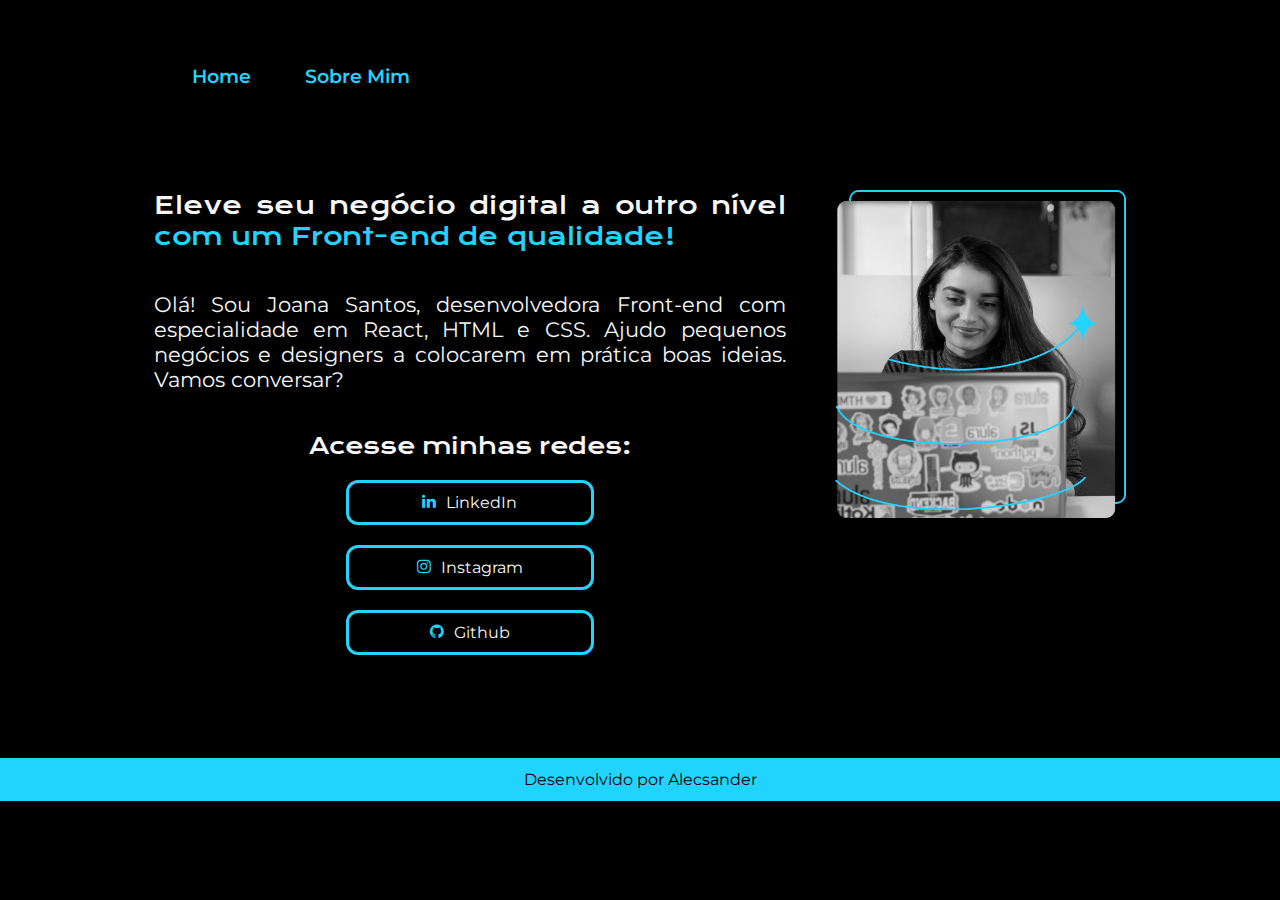
<file: estudos-curso-alura/index.html>
<!DOCTYPE html>
<html lang="pt-br">
<head>
    <meta charset="UTF-8">
    <meta http-equiv="X-UA-Compatible" content="IE=edge">
    <meta name="viewport" content="width=device-width, initial-scale=1.0">
    <link rel="stylesheet" href="styles/style.css">
    <link rel="stylesheet" href="https://cdnjs.cloudflare.com/ajax/libs/font-awesome/4.7.0/css/font-awesome.min.css">
    <title>Portfólio</title>
</head>
<body>
    <header class="cabecalho">
        <nav class="cabecalho__menu">
            <a class="cabecalho__menu__links" href="index.html">Home</a>
            <a class="cabecalho__menu__links" href="about.html">Sobre Mim</a>
        </nav>
    </header>
    <main class="apresentacao">
        <section class="apresentacao__texto">
            <h1 class="apresentacao__texto__titulo">Eleve seu negócio digital a outro nível <strong class="titulo-destaque">com um Front-end de qualidade!</strong></h1>
            <p class="apresentacao__texto__descricao">Olá! Sou Joana Santos, desenvolvedora Front-end com especialidade em React, HTML e CSS. Ajudo pequenos negócios e designers a colocarem em prática boas ideias. Vamos conversar?</p>
            <div class="apresentacao__texto__botao">
                <h2 class="apresentacao__texto__botao__titulo">Acesse minhas redes:</h2>
                <a class="apresentacao__texto__botao__links" href="https://linkedin.com/"><i class="fa fa-linkedin titulo-destaque"></i>LinkedIn</a>
                <a class="apresentacao__texto__botao__links" href="https://instagram.com/"><i class="fa fa-instagram titulo-destaque"></i>Instagram</a>
                <a class="apresentacao__texto__botao__links" href="https://github.com/"><i class="fa fa-github titulo-destaque"></i>Github</a>
            </div>
        </section>
        <img src="assets/imagem.png" alt="Foto de desenvolvedora usando laptop" class="apresentacao__imagem">
    </main>
    <footer class="rodape">
        <p>Desenvolvido por Alecsander</p>
    </footer>
</body>
</html>
</file>
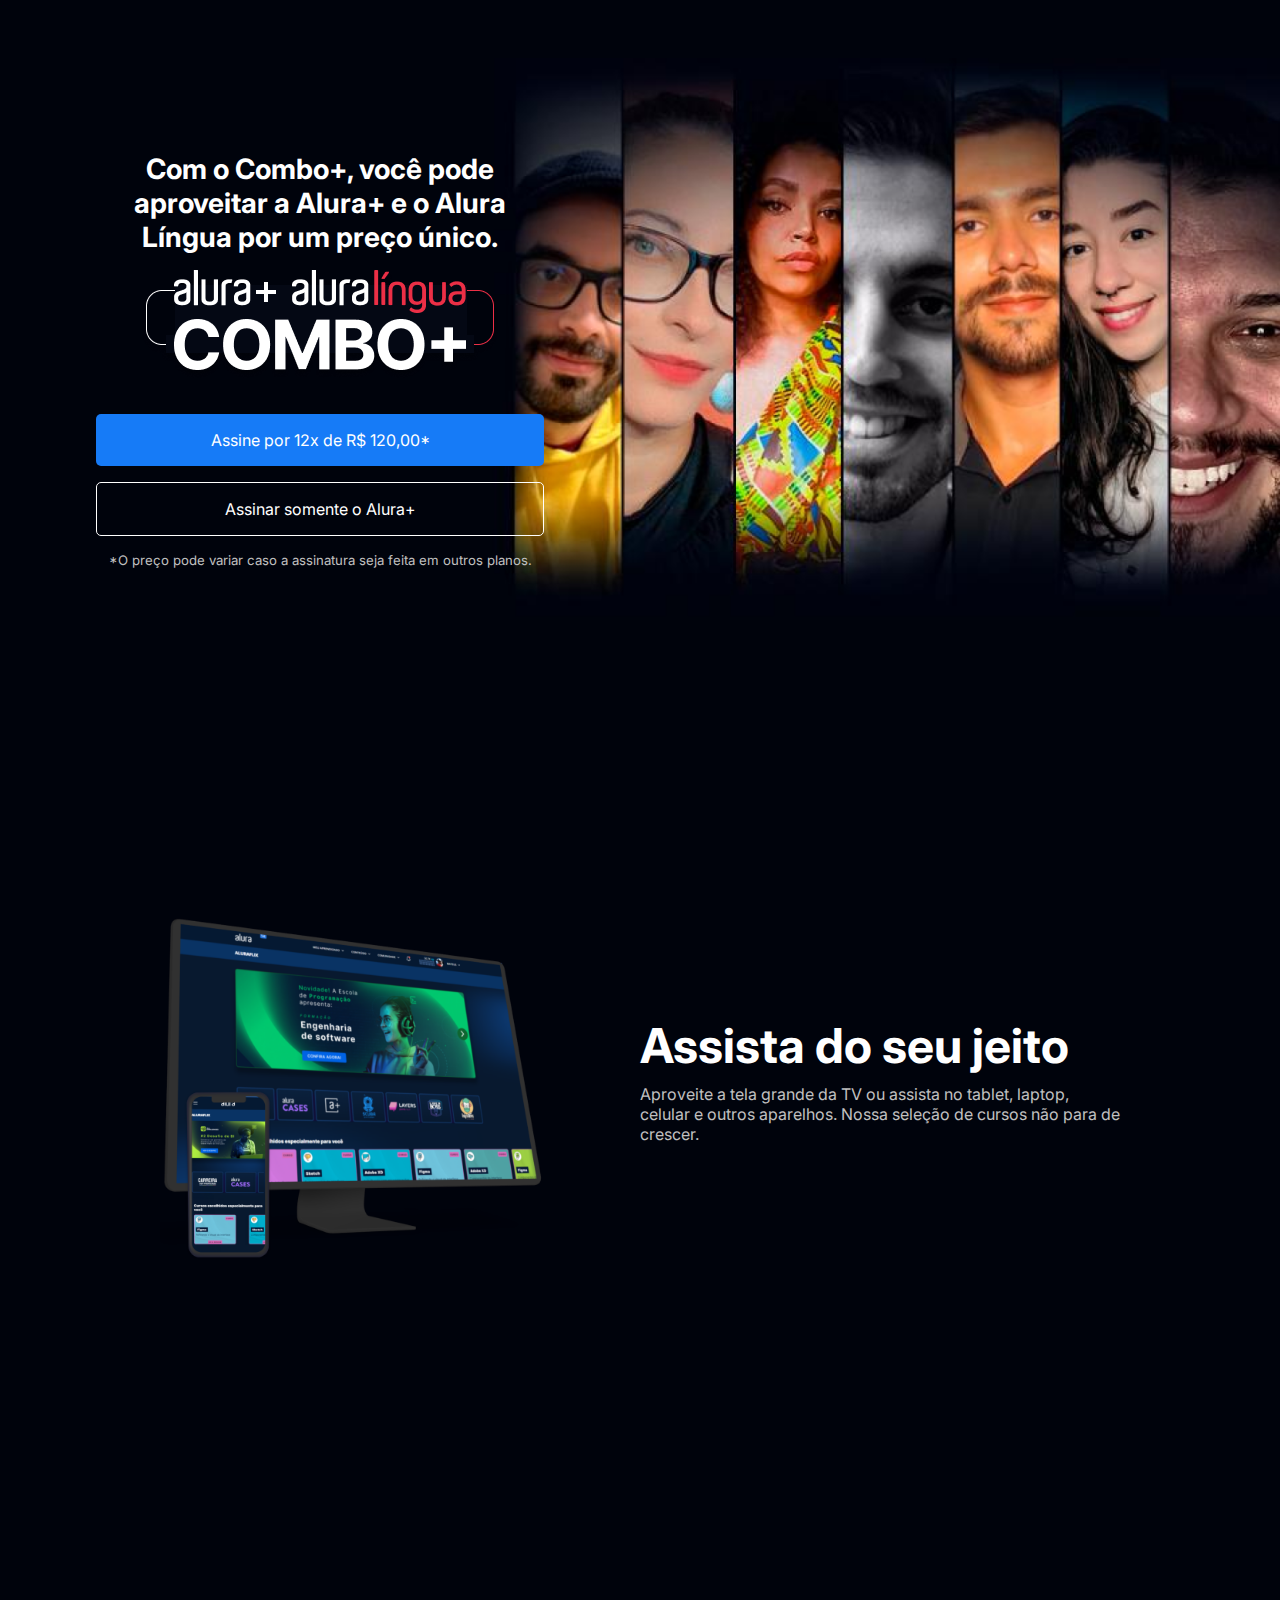
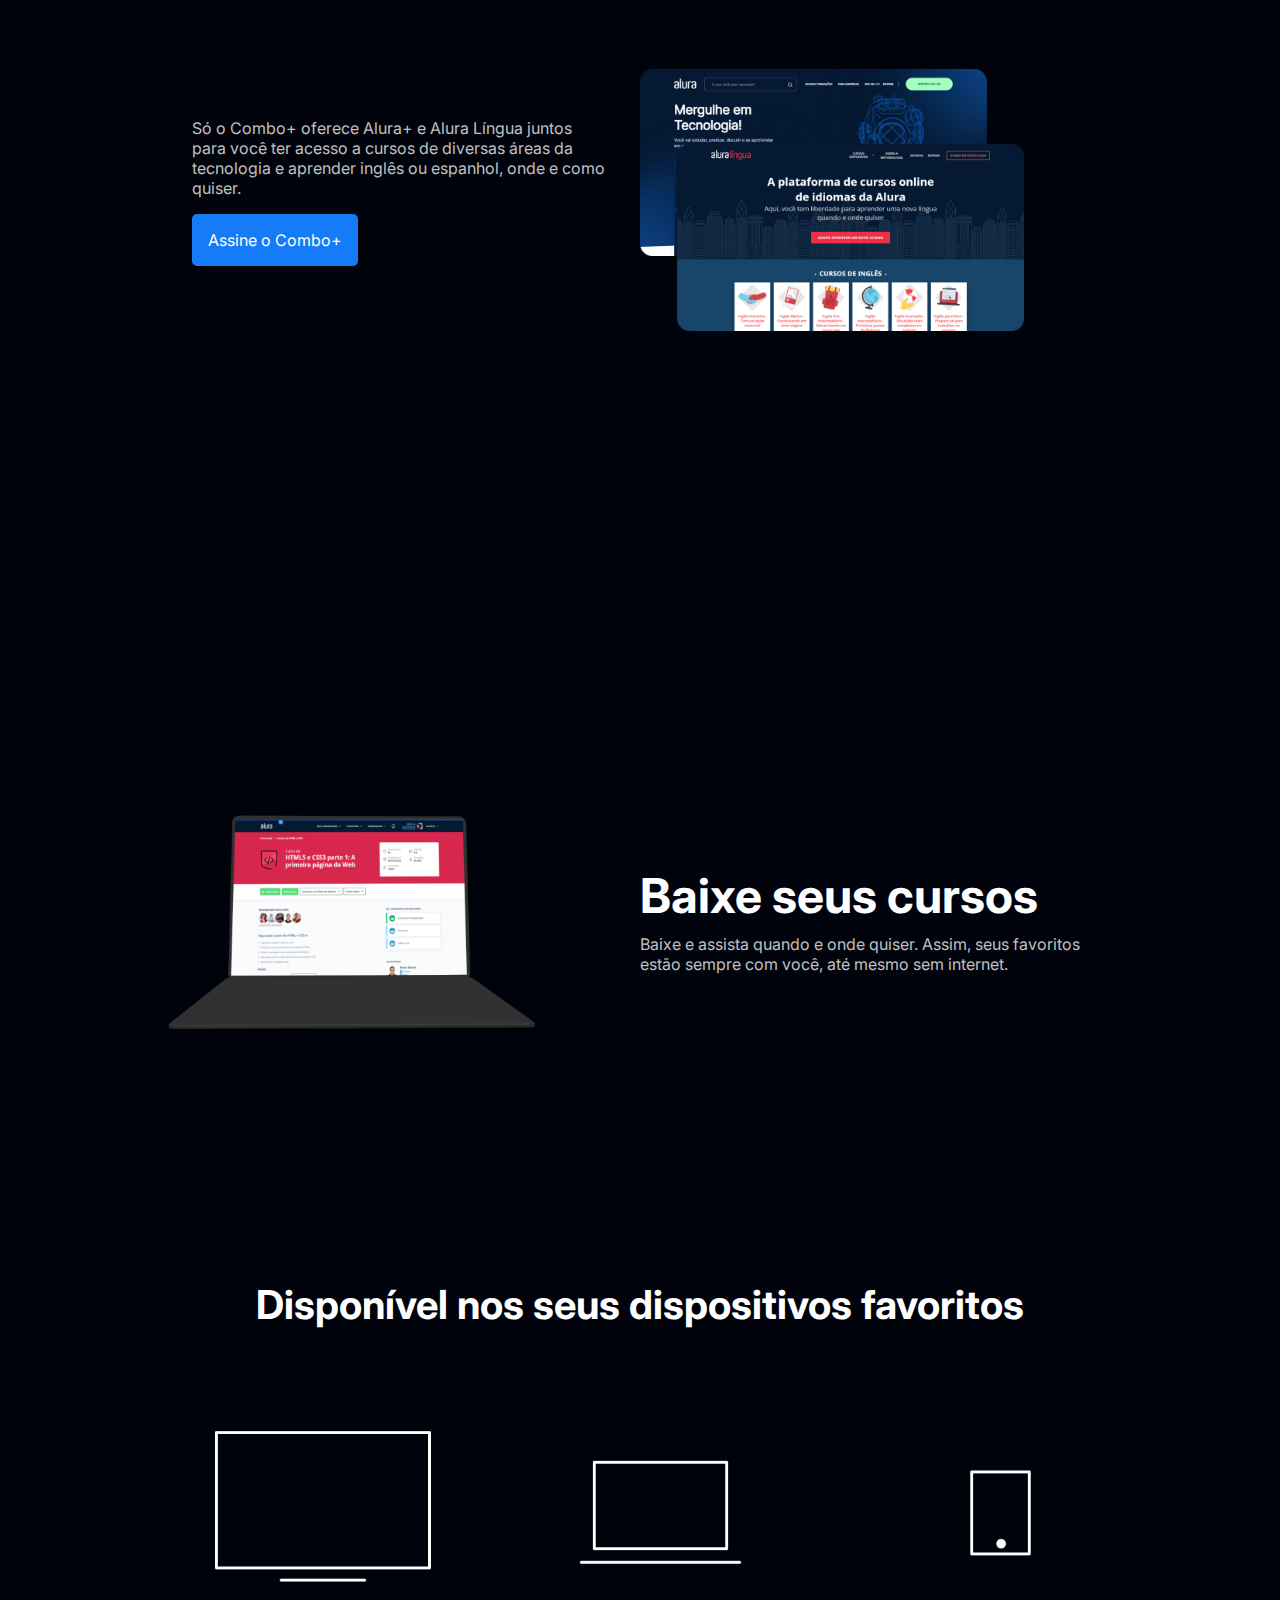
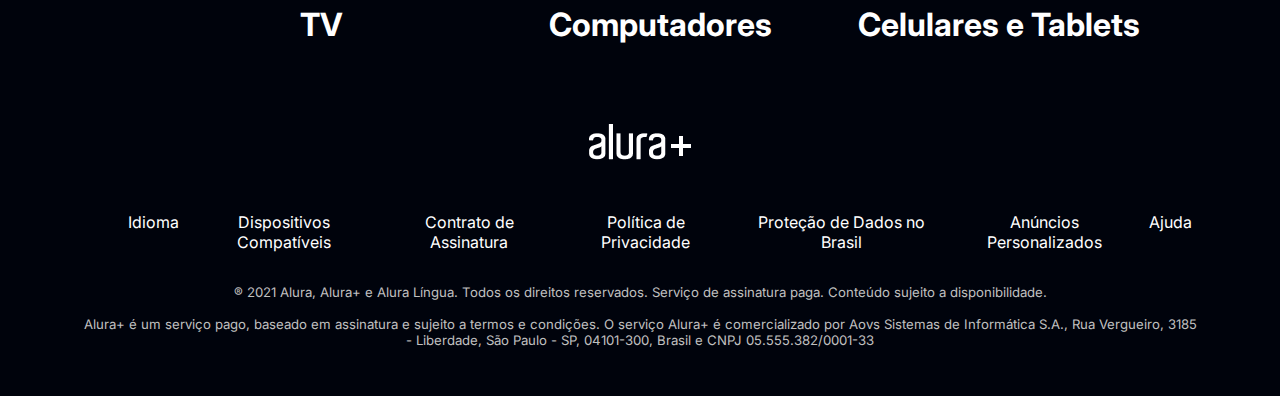
<file: praticando-HTML-CSS/index.html>
<!DOCTYPE html>
<html lang="pt-br">
<head>
    <meta charset="UTF-8">
    <meta http-equiv="X-UA-Compatible" content="IE=edge">
    <meta name="viewport" content="width=device-width, initial-scale=1.0">
    <title>Alura Plus</title>
    <link rel="stylesheet" href="./assets/styles/style.css">
</head>
<body>
    <section class="container principal">
        <div class="container__caixa">
            <h1 class="container__titulo">Com o Combo+, você pode aproveitar a Alura+ e o Alura Língua por um preço único.</h1>
            <img src="./assets/img/Combo.png" alt="O alura combo é a junção do alura+ mais o alura língua" class="container__imagem">
            <a href="" class="container__botao">Assine por 12x de R$ 120,00*</a>
            <a href="" class="container__botao botao_secundario">Assinar somente o Alura+</a>
            <p class="container__rodape">*O preço pode variar caso a assinatura seja feita em outros planos.</p>
        </div>
    </section>
    <section class="container secundario">
        <img src="./assets/img/Plataformas.png" alt="Um monitor e celular com o alura plus aberto" class="imagem__secundaria">
        <div class="">
            <h2 class="container__titulo__secundario">Assista do seu jeito</h2>
            <p class="container__texto">Aproveite a tela grande da TV ou assista no tablet, laptop, celular e outros aparelhos. Nossa seleção de cursos não para de crescer.</p>
        </div>
    </section>
    <section class="container secundario">
        <div class="container__descricao">
            <p class="container__texto">Só o Combo+ oferece Alura+ e Alura Língua juntos para você ter acesso a cursos de diversas áreas da tecnologia e aprender inglês ou espanhol, onde e como quiser.</p>
            <a href="" class="container__botao secundario__botao">Assine o Combo+</a>
        </div>
        <img src="./assets/img/Telas.png" alt="Tela do alura plus e do alura língua" class="imagem__secundaria">
    </section>
    <section class="container secundario">
        <img src="./assets/img/Notebook.png" alt="Um notebook com um curso alura aberto" class="imagem__secundaria">
        <div class="">
            <h2 class="container__titulo__secundario">Baixe seus cursos</h2>
            <p class="container__texto">Baixe e assista quando e onde quiser. Assim, seus favoritos estão sempre com você, até mesmo sem internet.</p>
        </div>
    </section>
    <section class="dispositivos">
        <h2 class="dispositivos__titulo">Disponível nos seus dispositivos favoritos</h2>
        <ul class="dispositivos__lista">            
            <li>
                <img src="./assets/img/tv.png" alt="Imagem de uma TV">
                <h3 class="lista__item">TV</h3>
            </li>
            <li>
                <img src="./assets/img/computador.png" alt="Imagem de um notebook">
                <h3 class="lista__item">Computadores</h3>
            </li>
            <li>
                <img src="./assets/img/celular.png" alt="Imagem de um celular e um tablet">
                <h3 class="lista__item">Celulares e Tablets</h3>
            </li>
        </ul>
    </section>
    <footer class="rodape">
        <img src="./assets/img/Logo.png" alt="Logo da alura plus">
        <ul class="rodape__lista">
            <li class="rodape__item">
                <a href="#" class="rodape__item__link">Idioma</a>
            </li>
            <li class="rodape__item">
                <a href="#" class="rodape__item__link">Dispositivos Compatíveis</a>
            </li>
            <li class="rodape__item">
                <a href="#" class="rodape__item__link">Contrato de Assinatura</a>
            </li>
            <li class="rodape__item">
                <a href="#" class="rodape__item__link">Política de Privacidade</a>
            </li>
            <li class="rodape__item">
                <a href="#" class="rodape__item__link">Proteção de Dados no Brasil</a>
            </li>
            <li class="rodape__item">
                <a href="#" class="rodape__item__link">Anúncios Personalizados</a>
            </li>
            <li class="rodape__item">
                <a href="#" class="rodape__item__link">Ajuda</a>
            </li>
        </ul>
        <p class="rodape__texto">® 2021 Alura, Alura+ e Alura Língua. Todos os direitos reservados. Serviço de assinatura paga. Conteúdo sujeito a disponibilidade.<br><br>Alura+ é um serviço pago, baseado em assinatura e sujeito a termos e condições. O serviço Alura+ é comercializado por Aovs Sistemas de Informática S.A., Rua Vergueiro, 3185 - Liberdade, São Paulo - SP, 04101-300, Brasil e CNPJ 05.555.382/0001-33</p>
    </footer>
</body>
</html>
</file>
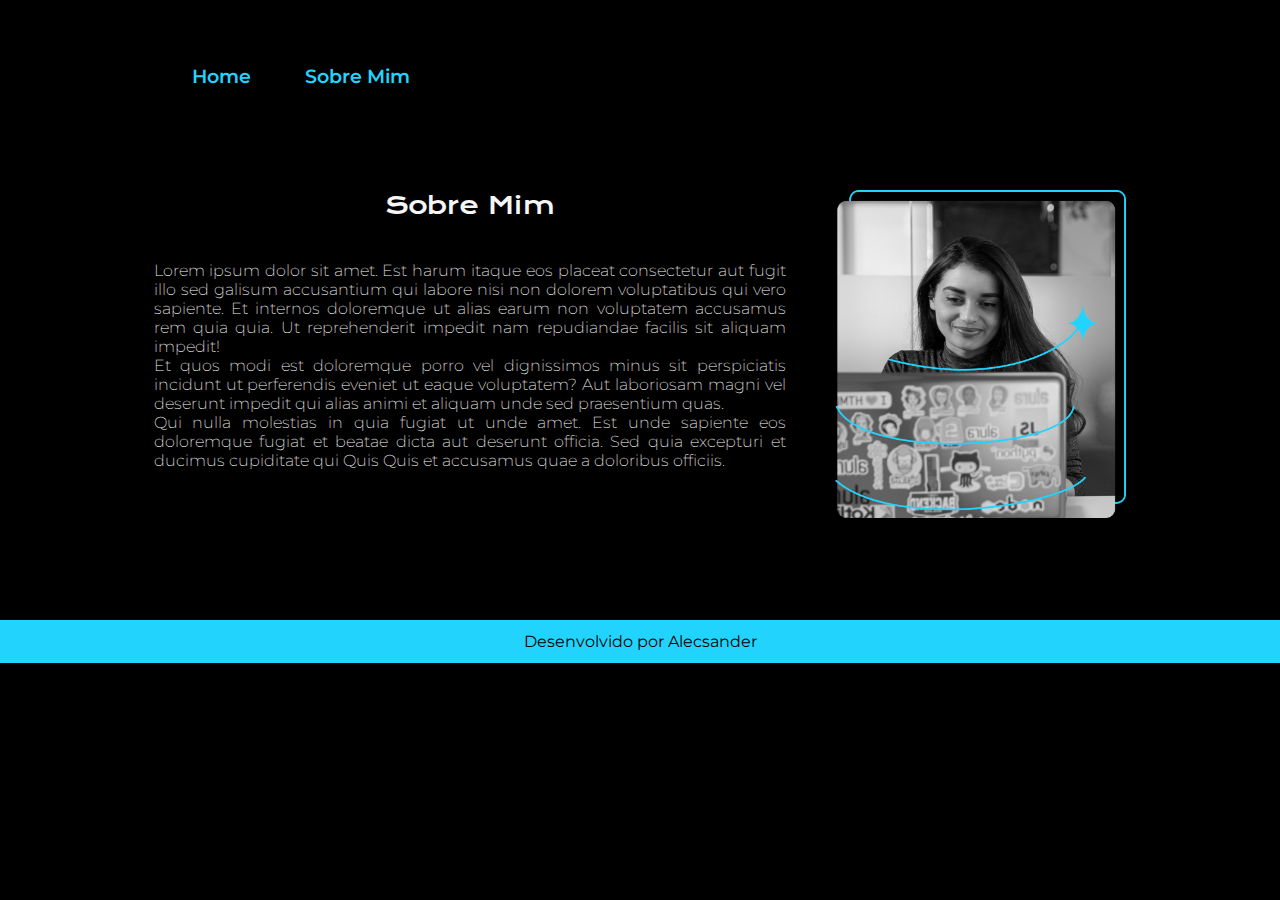
<file: estudos-curso-alura/about.html>
<!DOCTYPE html>
<html lang="en">
<head>
    <meta charset="UTF-8">
    <meta http-equiv="X-UA-Compatible" content="IE=edge">
    <meta name="viewport" content="width=device-width, initial-scale=1.0">
    <link rel="stylesheet" href="styles/style.css">
    <title>Sobre Mim</title>
</head>
<body>
    <header class="cabecalho">
        <nav class="cabecalho__menu">
            <a class="cabecalho__menu__links" href="index.html">Home</a>
            <a class="cabecalho__menu__links" href="about.html">Sobre Mim</a>
        </nav>
    </header>
    <main class="apresentacao">
        <section class="apresentacao__texto">
            <h1 class="apresentacao__texto__titulo">Sobre Mim</h1>
            <article class="apresentacao__texto__artigo">
                <p>Lorem ipsum dolor sit amet. Est harum itaque eos placeat consectetur aut fugit illo sed galisum accusantium qui labore nisi non dolorem voluptatibus qui vero sapiente. Et internos doloremque ut alias earum non voluptatem accusamus rem quia quia. Ut reprehenderit impedit nam repudiandae facilis sit aliquam impedit! </p>
                <p>Et quos modi est doloremque porro vel dignissimos minus sit perspiciatis incidunt ut perferendis eveniet ut eaque voluptatem? Aut laboriosam magni vel deserunt impedit qui alias animi et aliquam unde sed praesentium quas. </p>
                <p>Qui nulla molestias in quia fugiat ut unde amet. Est unde sapiente eos doloremque fugiat et beatae dicta aut deserunt officia. Sed quia excepturi et ducimus cupiditate qui Quis Quis et accusamus quae a doloribus officiis. </p>
            </article>
        </section>
        <img src="assets/imagem.png" alt="Foto de desenvolvedora usando laptop" class="apresentacao__imagem">
    </main>
    <footer class="rodape">
        <p>Desenvolvido por Alecsander</p>
    </footer>
</body>
</html>
</file>
<file: estudos-curso-alura/styles/style.css>
@import url('https://fonts.googleapis.com/css2?family=Krona+One&display=swap');
@import url('https://fonts.googleapis.com/css2?family=Montserrat:wght@600&display=swap');

* {
    margin: 0;
    border: 0;
}

:root {
    --cor-primaria: #f6f6f6;
    --cor-secundaria: #000000;
    --cor-terciaria: #22d4fd;
    --fonte-principal: 'Krona One', sans-serif;
    --fonte-secundaria: 'Montserrat', sans-serif;
}

body {
    background-color: var(--cor-secundaria);
    color: var(--cor-primaria);
    font-size: 10px;
}

.cabecalho {
    padding: 5% 0 0 15%;
}

.cabecalho__menu {
    display: flex;
    gap: 5%;
}

.cabecalho__menu__links {
    font-family: var(--fonte-secundaria);
    font-size: 1.2rem;
    font-weight: 600;
    text-decoration: none;
    color: var(--cor-terciaria);
}

.apresentacao {
    padding: 8% 12%;
    display: flex;
    align-items: flex-start;
    justify-content: space-between;
    gap: 5%;
}

.apresentacao__texto {
    width: 70%;
    display: flex;
    flex-direction: column;
    text-align: justify;
    align-items: center;
    justify-content: space-around;
    gap: 40px;
}

.titulo-destaque {
    font-weight: inherit;
    color: var(--cor-terciaria);
}

.apresentacao__imagem {
    max-width: 30%;
    max-height: 30%;
}

.apresentacao__texto__titulo {
    font-size: 1.5rem;
    font-family: var(--fonte-principal);
    font-weight: 300;
}

.apresentacao__texto__titulo:hover {
    font-weight: 600;
}

.apresentacao__texto__descricao {
    font-size: 1.3rem;
    font-family: var(--fonte-secundaria);
    text-align: justify;
}

.apresentacao__texto__artigo {
    font-size: 1rem;
    font-family: var(--fonte-secundaria);
    font-weight: 200;
    text-align: justify;
}

.apresentacao__texto__botao {
    display: flex;
    flex-direction: column;
    font-family: var(--fonte-secundaria);
    gap: 20px;
    align-items: center;
}

.apresentacao__texto__botao__titulo {
    color: var(--cor-primaria);
    text-align: center;
    font-size: 1.4rem;
    font-family: var(--fonte-principal);
    font-weight: 400;
}

.apresentacao__texto__botao__links {
    color: var(--cor-primaria);
    border: var(--cor-terciaria) 3px solid;
    border-radius: 12px;
    font-size: 1rem;
    width: 75%;
    padding: 10px 0;
    text-align: center;
    text-decoration: none;
    display: flex;
    justify-content: center;
    gap: 10px;
}

.apresentacao__texto__botao__links:hover {
    background-color: #272727;
}

.rodape {
    background-color: var(--cor-terciaria);
    color: var(--cor-secundaria);
    padding: 12px;
    font-size: 1rem;
    font-family: var(--fonte-secundaria);
    display: flex;
    justify-content: center;
}

@media (max-width: 750px) {
    .cabecalho {
        padding: 7% 2% 0 2%;
    }
    
    .cabecalho__menu {
        justify-content: center;
    }

    .apresentacao {
        padding: 5% 5%;
        flex-direction: column-reverse;
        align-items: center;
    }

    .apresentacao__imagem {
        max-width: 60%;
        max-height: 60%;
        padding-bottom: 10%;
    }

    .apresentacao__texto {
        width: 100%;
        text-align: start;
    }

    .apresentacao__texto__descricao {
        text-align: inherit;
    }

    .apresentacao__texto__artigo {
        text-align: inherit;
    }
}
</file>
<file: praticando-HTML-CSS/assets/styles/style.css>
@import url('https://fonts.googleapis.com/css2?family=Inter:wght@400;600&display=swap');

* {
    margin: 0;
    border: 0;
}

:root {
    --branco-principal:#FFFFFF;
    --cinza-secundario: #C0C0C0;
    --botao-azul: #167BF7;
    --botao-azul-efeito: #4797f8;
    --cor-de-fundo: #00030C;
    --font-principal:'Inter', sans-serif;
}

body {
    background-color: var(--cor-de-fundo);
    color: var(--branco-principal);
    font-family: var(--font-principal);
    font-size: 16px;
    font-weight: 400;
}

.principal {
    background-image: url("../img/Background.png");
    background-repeat: no-repeat;
    background-size: contain;
    background-position: right;
    align-items: center;
    text-align: center;
}

.container {
    height: 80vh;
    display: grid;
    grid-template-columns: 50% 50%;
}

.container__caixa {
    margin: 0 6em;
}

.container__titulo {
    display: block;
    font-size: 1.75rem;
    font-weight: 700;
}

.container__imagem {
    margin: 1em 0 2em 0;
}

.container__botao {
    display: block;
    background-color: var(--botao-azul);
    border-radius: 5px;
    padding: 1em;
    color: var(--branco-principal);
    text-decoration: none;
    margin-bottom: 1em;
}

.container__botao:hover {
    background-color: var(--botao-azul-efeito);
    color: var(--cor-de-fundo);
}

.container__rodape {
    color: var(--cinza-secundario);
    font-size: 0.825rem; 
}

.botao_secundario {
    background-color: transparent;
    border: 1px solid var(--branco-principal);

}

.botao_secundario:hover {
    background-color: transparent;
    border: 1px solid var(--cinza-secundario);
    color: var(--cinza-secundario);
}

.secundario {
    align-items: center;
    margin: 0 10em;
}

.imagem__secundaria {
    width: 80%;
}

.container__titulo__secundario {
    display: block;
    font-size: 3rem;
    font-weight: 700;
    margin-bottom: 0.2em;
}

.container__texto {
    color: var(--cinza-secundario);
}

.container__descricao {
    padding: 2em;
}

.secundario__botao {
    margin-top: 1em;
    display: inline-block;
}

.dispositivos {
    text-align: center;
}

.dispositivos__titulo {
    font-size: 2.5rem;
    font-weight: 700;
    color: var(--branco-principal);
}

.dispositivos__lista {
    display: flex;
    justify-content: center;
    list-style: none;
    margin: 5em 0;
}

.lista__item {
    font-size: 2rem;
    color: var(--branco-principal);
}


.rodape {
    text-align: center;
    margin: 3em 5em;
}

.rodape__lista {
    display: flex;
    justify-content: center;
    list-style: none;
    margin: 2.5em 0 1.5em 0;
}

.rodape__item {
    padding: 0.5em;
}

.rodape__item__link {
    text-decoration: none;
    color: var(--branco-principal);
}

.rodape__item__link:hover {
    color: var(--botao-azul);
}

.rodape__texto {
    color: var(--cinza-secundario);
    font-size: 0.825rem; 
}
</file>
